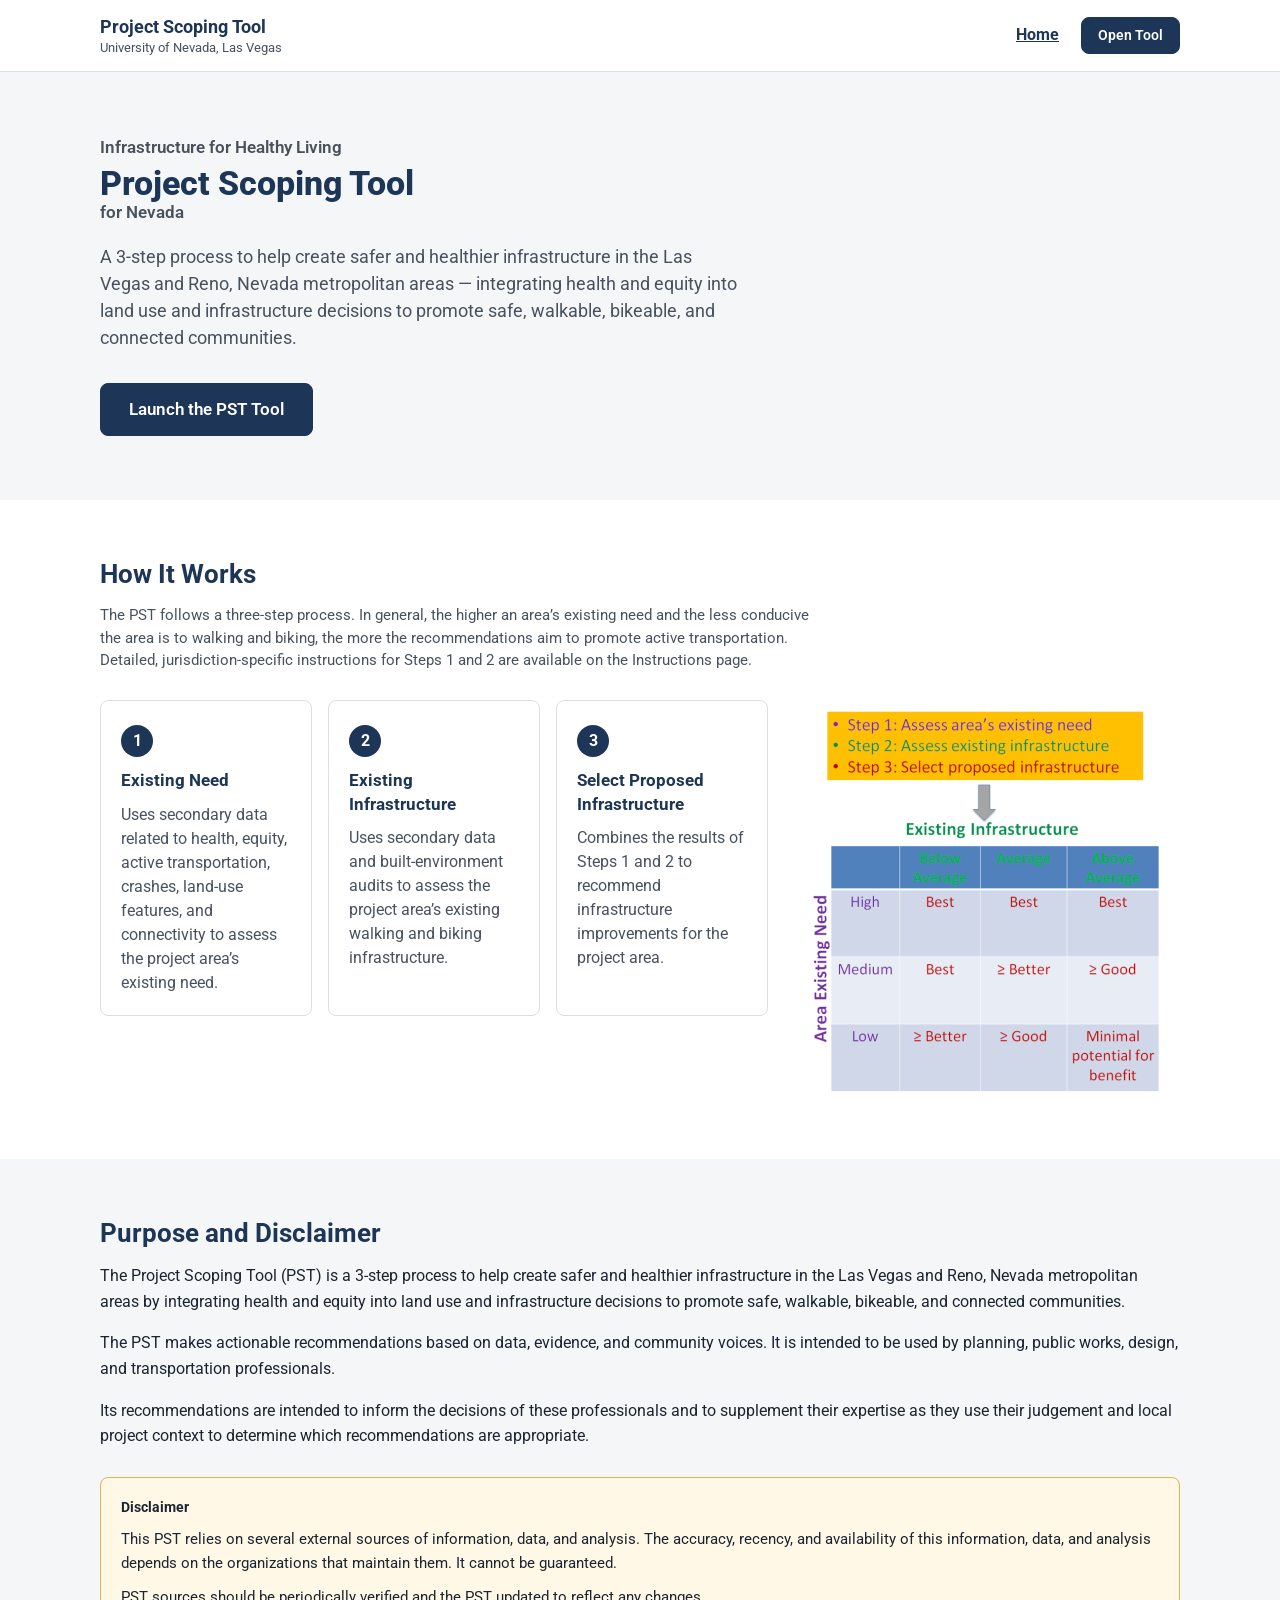
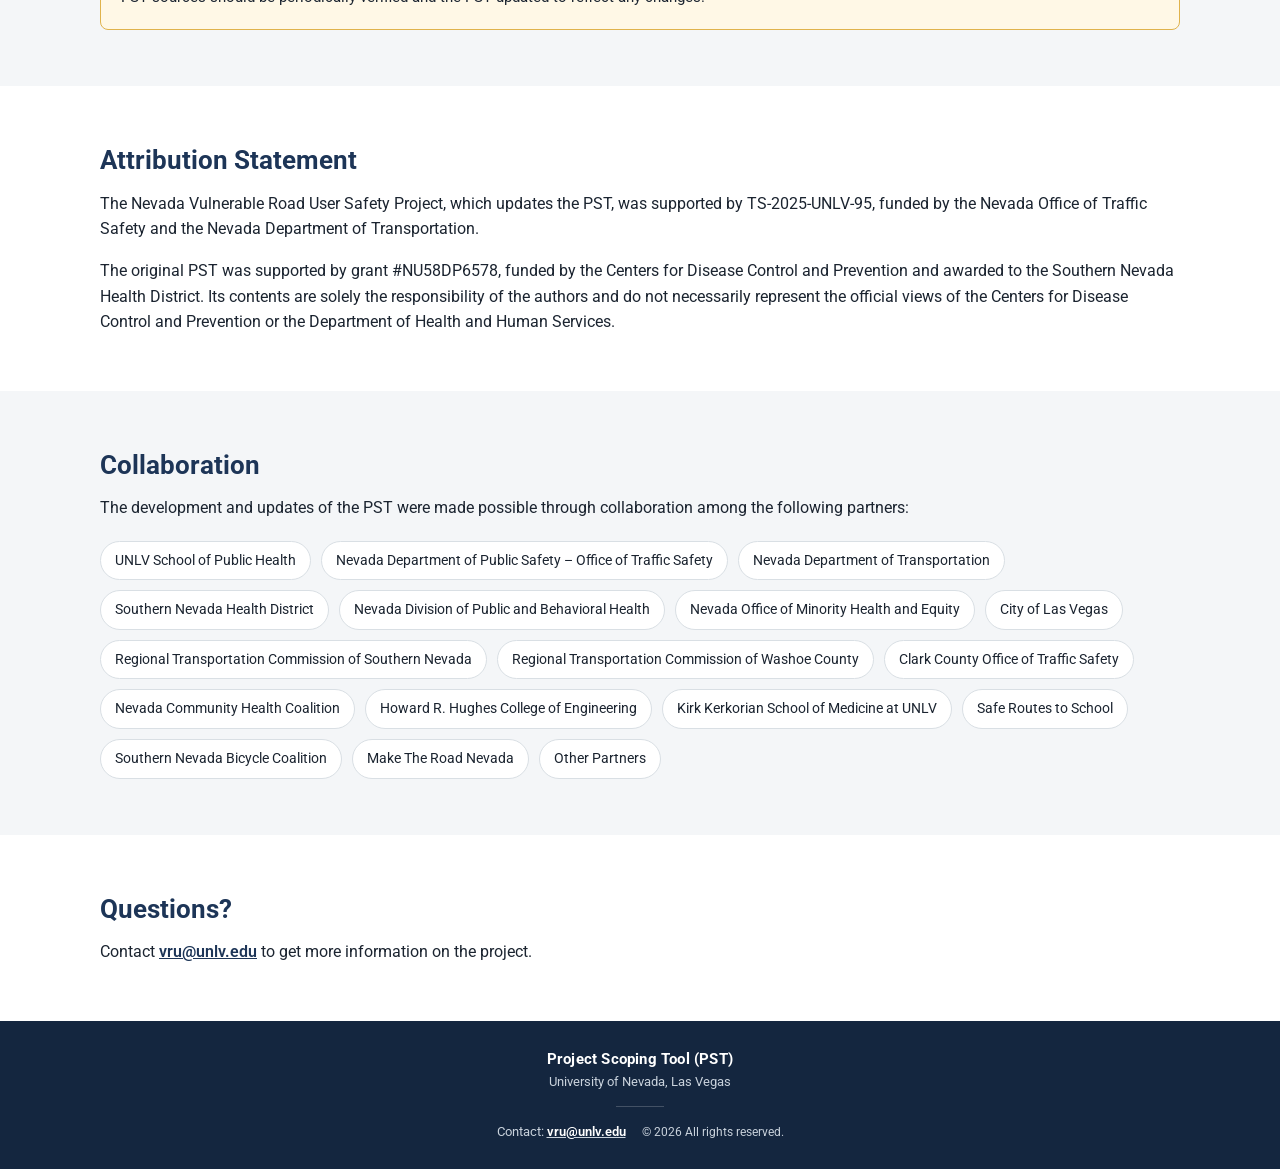
<file: index.html>
<!doctype html>
<html lang="en">

<head>
  <meta charset="UTF-8" />
  <meta name="viewport" content="width=device-width, initial-scale=1.0" />
  <title>Project Scoping Tool (PST) — Landing Page Preview</title>
  <meta name="description" content="Static design preview of the PST landing page, for team review only." />
  <link rel="preconnect" href="https://fonts.googleapis.com" />
  <link rel="preconnect" href="https://fonts.gstatic.com" crossorigin />
  <link href="https://fonts.googleapis.com/css2?family=Roboto:wght@400;500;600;700;800&display=swap" rel="stylesheet" />
  <link rel="stylesheet" href="css/styles.css" />
</head>

<body>
  <a id="top"></a>

  <!-- ============================================================= -->
  <!-- Header                                                         -->
  <!-- ============================================================= -->
  <header class="site-header">
    <div class="site-wrap header-inner">
      <a class="brand" href="#top" aria-label="Project Scoping Tool home">
        <span class="brand-title">Project Scoping Tool</span>
        <span class="brand-subtitle">University of Nevada, Las Vegas</span>
      </a>

      <nav class="nav-links" aria-label="Primary">
        <a href="#top" class="nav-link nav-link-active">Home</a>
      </nav>

      <a href="#" class="btn btn-primary btn-small js-inert-link">Open Tool</a>
    </div>
  </header>

  <main>
    <!-- ============================================================= -->
    <!-- Hero                                                           -->
    <!-- ============================================================= -->
    <section class="hero">
      <div class="site-wrap">
        <div class="hero-content">
          <p class="eyebrow">Infrastructure for Healthy Living</p>
          <h1 class="hero-title">
            Project Scoping Tool
            <span class="hero-subtitle">for Nevada</span>
          </h1>
          <p class="hero-body">
            A 3-step process to help create safer and healthier infrastructure
            in the Las Vegas and Reno, Nevada metropolitan areas — integrating
            health and equity into land use and infrastructure decisions to
            promote safe, walkable, bikeable, and connected communities.
          </p>
          <div class="hero-actions">
            <a href="#" class="btn btn-primary js-inert-link">Launch the PST Tool</a>
          </div>
        </div>
      </div>
    </section>

    <!-- ============================================================= -->
    <!-- How It Works                                                   -->
    <!-- ============================================================= -->
    <section class="site-section">
      <div class="site-wrap">
        <h2 class="section-heading">How It Works</h2>
        <p class="section-intro">
          The PST follows a three-step process.
          In general, the higher an area’s existing need and the less conducive the area is to walking and biking, the
          more the recommendations aim to promote active transportation.
          Detailed, jurisdiction-specific
          instructions for Steps 1 and 2 are available on the Instructions
          page.
        </p>

        <div class="how-it-works-layout">
          <div class="step-cards">
            <div class="step-card">
              <div class="step-number">1</div>
              <h3 class="step-title">Existing Need</h3>
              <p class="step-body">
                Uses secondary data related to health, equity, active
                transportation, crashes, land-use features, and connectivity
                to assess the project area’s existing need.
              </p>
            </div>
            <div class="step-card">
              <div class="step-number">2</div>
              <h3 class="step-title">Existing Infrastructure</h3>
              <p class="step-body">
                Uses secondary data and built-environment audits
                to assess the project area’s existing walking and
                biking infrastructure.
              </p>
            </div>
            <div class="step-card">
              <div class="step-number">3</div>
              <h3 class="step-title">Select Proposed Infrastructure</h3>
              <p class="step-body">
                Combines the results of Steps 1 and 2 to recommend
                infrastructure improvements for the project area.
              </p>
            </div>
          </div>

          <div class="roadmap-figure">
            <img src="images/roadmap.png"
              alt="Roadmap diagram. Step 1: assess the area’s existing need. Step 2: assess existing infrastructure. Step 3: select proposed infrastructure. A matrix combines the area’s existing need (high, medium, or low) with its existing infrastructure (below average, average, or above average) to recommend a level of improvement: best, at least better, at least good, or minimal potential for benefit." />
          </div>
        </div>
      </div>
    </section>

    <!-- ============================================================= -->
    <!-- Purpose and Disclaimer                                         -->
    <!-- ============================================================= -->
    <section class="site-section site-section-alt">
      <div class="site-wrap">
        <h2 class="section-heading">Purpose and Disclaimer</h2>
        <p class="body-text">
          The Project Scoping Tool (PST) is a 3-step process to help create
          safer and healthier infrastructure in the Las Vegas and Reno,
          Nevada metropolitan areas by integrating health and equity into
          land use and infrastructure decisions to promote safe, walkable,
          bikeable, and connected communities.
        </p>
        <p class="body-text">
          The PST makes actionable recommendations based on data, evidence,
          and community voices. It is intended to be used by planning, public
          works, design, and transportation professionals.
        </p>
        <p class="body-text">
          Its recommendations are intended to inform the decisions of these
          professionals and to supplement their expertise as they use their
          judgement and local project context to determine which
          recommendations are appropriate.
        </p>

        <div class="disclaimer-box" role="note" aria-label="Disclaimer">
          <p class="disclaimer-title">Disclaimer</p>
          <p class="disclaimer-text">
            This PST relies on several external sources of information, data,
            and analysis. The accuracy, recency, and availability of this
            information, data, and analysis depends on the organizations that
            maintain them. It cannot be guaranteed.
          </p>
          <p class="disclaimer-text">
            PST sources should be periodically verified and the PST updated
            to reflect any changes.
          </p>
        </div>
      </div>
    </section>

    <!-- ============================================================= -->
    <!-- Attribution Statement                                          -->
    <!-- ============================================================= -->
    <section class="site-section">
      <div class="site-wrap">
        <h2 class="section-heading">Attribution Statement</h2>
        <p class="body-text">
          The Nevada Vulnerable Road User Safety Project, which updates the
          PST, was supported by TS-2025-UNLV-95, funded by the Nevada Office
          of Traffic Safety and the Nevada Department of Transportation.
        </p>
        <p class="body-text">
          The original PST was supported by grant #NU58DP6578, funded by the
          Centers for Disease Control and Prevention and awarded to the
          Southern Nevada Health District. Its contents are solely the
          responsibility of the authors and do not necessarily represent the
          official views of the Centers for Disease Control and Prevention or
          the Department of Health and Human Services.
        </p>
      </div>
    </section>

    <!-- ============================================================= -->
    <!-- Collaboration                                                  -->
    <!-- ============================================================= -->
    <section class="site-section site-section-alt">
      <div class="site-wrap">
        <h2 class="section-heading">Collaboration</h2>
        <p class="body-text">
          The development and updates of the PST were made possible through
          collaboration among the following partners:
        </p>
        <div class="partner-chips">
          <span class="partner-chip">UNLV School of Public Health</span>
          <span class="partner-chip">Nevada Department of Public Safety – Office of Traffic Safety</span>
          <span class="partner-chip">Nevada Department of Transportation</span>
          <span class="partner-chip">Southern Nevada Health District</span>
          <span class="partner-chip">Nevada Division of Public and Behavioral Health</span>
          <span class="partner-chip">Nevada Office of Minority Health and Equity</span>
          <span class="partner-chip">City of Las Vegas</span>
          <span class="partner-chip">Regional Transportation Commission of Southern Nevada</span>
          <span class="partner-chip">Regional Transportation Commission of Washoe County</span>
          <span class="partner-chip">Clark County Office of Traffic Safety</span>
          <span class="partner-chip">Nevada Community Health Coalition</span>
          <span class="partner-chip">Howard R. Hughes College of Engineering</span>
          <span class="partner-chip">Kirk Kerkorian School of Medicine at UNLV</span>
          <span class="partner-chip">Safe Routes to School</span>
          <span class="partner-chip">Southern Nevada Bicycle Coalition</span>
          <span class="partner-chip">Make The Road Nevada</span>
          <span class="partner-chip">Other Partners</span>
        </div>
      </div>
    </section>

    <!-- ============================================================= -->
    <!-- Questions?                                                     -->
    <!-- ============================================================= -->
    <section class="site-section">
      <div class="site-wrap">
        <h2 class="section-heading">Questions?</h2>
        <p class="body-text">
          Contact
          <a href="mailto:vru@unlv.edu" class="inline-link">vru@unlv.edu</a>
          to get more information on the project.
        </p>
      </div>
    </section>
  </main>

  <!-- ============================================================= -->
  <!-- Footer                                                         -->
  <!-- ============================================================= -->
  <footer class="site-footer">
    <div class="site-wrap footer-inner">
      <div class="footer-brand">
        <p class="footer-title">Project Scoping Tool (PST)</p>
        <p class="footer-subtitle">University of Nevada, Las Vegas</p>
      </div>
      <div class="footer-divider"></div>
      <div class="footer-meta">
        <span class="footer-contact">
          Contact: <a href="mailto:vru@unlv.edu" class="inline-link inline-link-dark">vru@unlv.edu</a>
        </span>
        <span class="footer-copyright">© 2026 All rights reserved.</span>
      </div>
    </div>
  </footer>

  <script src="js/main.js"></script>
</body>

</html>
</file>
<file: css/styles.css>
/* =====================================================================
   Design tokens — mirrors lib/ui/site_theme.dart in the Flutter app.
   Keep these in sync if the Flutter theme changes.
   ===================================================================== */
:root {
  --color-primary: #1D3557;
  --color-primary-dark: #14263F;
  --color-bg: #FFFFFF;
  --color-bg-alt: #F4F6F8;
  --color-text: #1B2430;
  --color-text-muted: #48525E;
  --color-border: #D9DFE4;
  --color-focus: #E9A319;
  --color-disclaimer-bg: #FFF8E6;
  --color-disclaimer-border: #E0B34C;

  --max-content-width: 1080px;
  --narrow-breakpoint: 760px;
}

* {
  box-sizing: border-box;
}

html, body {
  margin: 0;
  padding: 0;
}

body {
  font-family: 'Roboto', -apple-system, 'Segoe UI', Helvetica, Arial, sans-serif;
  color: var(--color-text);
  background: var(--color-bg);
  line-height: 1.4;
}

img {
  max-width: 100%;
  display: block;
}

a {
  color: inherit;
  text-decoration: none;
}

/* =====================================================================
   Shared layout helpers
   ===================================================================== */
.site-wrap {
  max-width: var(--max-content-width);
  margin: 0 auto;
}

.site-section {
  width: 100%;
  background: var(--color-bg);
  padding: 56px 24px;
}

.site-section-alt {
  background: var(--color-bg-alt);
}

.section-heading {
  font-size: 26px;
  font-weight: 700;
  color: var(--color-primary);
  margin: 0 0 12px;
}

.section-intro {
  max-width: 720px;
  font-size: 15px;
  color: var(--color-text-muted);
  line-height: 1.5;
  margin: 0 0 28px;
}

.body-text {
  font-size: 16px;
  color: var(--color-text);
  line-height: 1.6;
  margin: 0 0 16px;
}

.body-text:last-of-type {
  margin-bottom: 0;
}

.inline-link {
  color: var(--color-primary);
  font-weight: 600;
  text-decoration: underline;
}

.inline-link-dark {
  color: #FFFFFF;
  text-decoration-color: #C9D2DC;
}

/* =====================================================================
   Header
   ===================================================================== */
.site-header {
  background: var(--color-bg);
  border-bottom: 1px solid var(--color-border);
  padding: 14px 24px;
}

.header-inner {
  display: flex;
  align-items: center;
  flex-wrap: wrap;
  gap: 12px 20px;
}

.brand {
  display: flex;
  flex-direction: column;
}

.brand-title {
  font-weight: 700;
  font-size: 18px;
  color: var(--color-primary);
}

.brand-subtitle {
  font-size: 13px;
  color: var(--color-text-muted);
}

.nav-links {
  display: flex;
  flex-wrap: wrap;
  gap: 6px 24px;
  margin-left: auto;
}

.nav-link {
  font-weight: 500;
  color: var(--color-text);
  padding: 2px;
}

.nav-link:focus-visible {
  outline: 2px solid var(--color-focus);
  outline-offset: 2px;
  border-radius: 4px;
}

.nav-link-active {
  font-weight: 700;
  color: var(--color-primary);
  text-decoration: underline;
  text-decoration-color: var(--color-primary);
}

/* =====================================================================
   Buttons
   ===================================================================== */
.btn {
  display: inline-block;
  font-weight: 600;
  font-size: 14px;
  border-radius: 8px;
  padding: 8px 16px;
  border: 1px solid transparent;
  cursor: pointer;
  transition: background-color 0.15s ease;
}

.btn:focus-visible {
  outline: 3px solid var(--color-focus);
  outline-offset: 1px;
}

.btn-primary {
  background: var(--color-primary);
  border-color: var(--color-primary);
  color: #FFFFFF;
}

.btn-primary:hover {
  background: var(--color-primary-dark);
  border-color: var(--color-primary-dark);
}

.btn-outline {
  background: var(--color-bg);
  border-color: var(--color-primary);
  color: var(--color-primary);
}

.btn-outline:hover {
  background: var(--color-bg-alt);
}

.btn-small {
  font-size: 14px;
  padding: 8px 16px;
}

/* Hero's CTA buttons are larger than the header's "Open Tool" button. */
.hero-actions .btn {
  font-size: 16.5px;
  padding: 14px 28px;
}

/* =====================================================================
   Hero
   ===================================================================== */
.hero {
  width: 100%;
  background: var(--color-bg-alt);
  padding: 64px 24px;
}

.hero-content {
  max-width: 760px;
}

.eyebrow {
  font-size: 17px;
  font-weight: 600;
  color: var(--color-text-muted);
  margin: 0 0 4px;
}

.hero-title {
  font-size: 34px;
  font-weight: 800;
  color: var(--color-primary);
  line-height: 1.15;
  margin: 0;
}

.hero-subtitle {
  display: block;
  font-size: 17px;
  font-weight: 600;
  color: var(--color-text-muted);
}

.hero-body {
  max-width: 640px;
  font-size: 18px;
  color: var(--color-text-muted);
  line-height: 1.5;
  margin: 20px 0 32px;
}

.hero-actions {
  display: flex;
  flex-wrap: wrap;
  gap: 12px 16px;
}

/* =====================================================================
   How It Works
   ===================================================================== */
.how-it-works-layout {
  display: flex;
  align-items: flex-start;
  gap: 32px;
}

.step-cards {
  flex: 3;
  display: flex;
  align-items: stretch;
  gap: 16px;
}

.step-card {
  flex: 1;
  background: var(--color-bg);
  border: 1px solid var(--color-border);
  border-radius: 8px;
  padding: 24px 20px 20px;
}

.step-number {
  width: 32px;
  height: 32px;
  border-radius: 50%;
  background: var(--color-primary);
  color: #FFFFFF;
  font-weight: 700;
  display: flex;
  align-items: center;
  justify-content: center;
  margin-bottom: 12px;
}

.step-title {
  font-size: 17px;
  font-weight: 700;
  color: var(--color-primary);
  margin: 0 0 10px;
}

.step-body {
  color: var(--color-text-muted);
  line-height: 1.5;
  margin: 0;
}

.roadmap-figure {
  flex: 2;
  max-width: 380px;
  margin: 0 auto;
}

/* =====================================================================
   Disclaimer box
   ===================================================================== */
.disclaimer-box {
  width: 100%;
  margin-top: 28px;
  padding: 20px;
  background: var(--color-disclaimer-bg);
  border: 1px solid var(--color-disclaimer-border);
  border-radius: 8px;
}

.disclaimer-title {
  font-size: 14px;
  font-weight: 700;
  color: var(--color-text);
  margin: 0 0 10px;
}

.disclaimer-text {
  font-size: 15px;
  color: var(--color-text);
  line-height: 1.6;
  margin: 0 0 10px;
}

.disclaimer-text:last-child {
  margin-bottom: 0;
}

/* =====================================================================
   Collaboration / partner chips
   ===================================================================== */
.partner-chips {
  display: flex;
  flex-wrap: wrap;
  gap: 10px;
  margin-top: 20px;
}

.partner-chip {
  background: var(--color-bg);
  border: 1px solid var(--color-border);
  border-radius: 999px;
  padding: 9px 14px;
  font-size: 14px;
  color: var(--color-text);
}

/* =====================================================================
   Footer
   ===================================================================== */
.site-footer {
  width: 100%;
  background: var(--color-primary-dark);
  padding: 28px 24px;
}

.footer-inner {
  display: flex;
  flex-direction: column;
  align-items: center;
}

.footer-brand {
  text-align: center;
}

.footer-title {
  font-size: 15px;
  font-weight: 700;
  color: #FFFFFF;
  letter-spacing: 0.2px;
  margin: 0 0 3px;
}

.footer-subtitle {
  font-size: 12.5px;
  color: #C9D2DC;
  margin: 0;
}

.footer-divider {
  width: 48px;
  height: 1px;
  background: rgba(255, 255, 255, 0.2);
  margin: 16px 0;
}

.footer-meta {
  display: flex;
  flex-wrap: wrap;
  justify-content: center;
  align-items: center;
  gap: 8px 16px;
  font-size: 12.5px;
  color: #C9D2DC;
}

.footer-copyright {
  font-size: 11.5px;
  color: #C9D2DC;
}

/* =====================================================================
   Instructions page — jurisdiction selector
   ===================================================================== */
.jurisdiction-select-wrap {
  max-width: 420px;
  background: var(--color-bg);
  border: 1px solid var(--color-border);
  border-radius: 8px;
  padding: 2px 14px;
}

.jurisdiction-select {
  width: 100%;
  border: none;
  background: transparent;
  font-family: inherit;
  font-size: 15px;
  color: var(--color-text);
  padding: 10px 0;
  appearance: none;
  -webkit-appearance: none;
  background-image: url("data:image/svg+xml;utf8,<svg xmlns='http://www.w3.org/2000/svg' viewBox='0 0 24 24' fill='%231D3557'><path d='M7 10l5 5 5-5z'/></svg>");
  background-repeat: no-repeat;
  background-position: right center;
  background-size: 20px;
}

.jurisdiction-select:focus-visible {
  outline: 2px solid var(--color-focus);
  outline-offset: 2px;
  border-radius: 4px;
}

/* =====================================================================
   Instructions page — question accordion
   ===================================================================== */
.section-heading-sm {
  font-size: 20px;
  margin: 0 0 16px;
}

.step-section-spacer {
  height: 36px;
}

.qa-card {
  background: var(--color-bg);
  border: 1px solid var(--color-border);
  border-radius: 8px;
  margin-bottom: 12px;
}

.qa-card-header {
  display: flex;
  align-items: flex-start;
  gap: 12px;
  width: 100%;
  text-align: left;
  background: transparent;
  border: none;
  border-radius: 8px;
  padding: 14px 16px;
  font-family: inherit;
  cursor: pointer;
}

.qa-card-header:hover {
  background: var(--color-bg-alt);
}

.qa-card-header:focus-visible {
  outline: 2px solid var(--color-focus);
  outline-offset: -2px;
}

.qa-label {
  flex-shrink: 0;
  background: var(--color-bg-alt);
  border-radius: 4px;
  padding: 3px 8px;
  font-size: 12px;
  font-weight: 700;
  color: var(--color-text-muted);
}

.qa-question-text {
  flex: 1;
  font-size: 15px;
  color: var(--color-text);
}

.qa-icon {
  flex-shrink: 0;
  color: var(--color-primary);
  font-size: 18px;
  line-height: 1;
}

.qa-card-body {
  padding: 0 16px 16px;
}

.qa-divider {
  border: none;
  border-top: 1px solid var(--color-border);
  margin: 0 0 12px;
}

.qa-resource {
  color: var(--color-text);
  margin: 0 0 8px;
}

.qa-hint {
  color: var(--color-text-muted);
  font-style: italic;
  margin: 0 0 12px;
}

.qa-markdown {
  color: var(--color-text);
  font-size: 14px;
  line-height: 1.6;
}

.qa-markdown p {
  margin: 0 0 8px;
}

.qa-markdown ul,
.qa-markdown ol {
  margin: 0 0 8px;
  padding-left: 22px;
}

.qa-markdown li {
  margin-bottom: 4px;
}

.qa-markdown li > ul,
.qa-markdown li > ol {
  margin-top: 4px;
}

.qa-markdown a {
  color: var(--color-primary);
  font-weight: 600;
  text-decoration: underline;
}

.qa-video {
  display: flex;
  justify-content: center;
  padding: 12px 0 0;
}

.qa-video-aspect {
  position: relative;
  width: 100%;
  max-width: 420px;
  aspect-ratio: 16 / 11;
}

.qa-video-aspect iframe {
  position: absolute;
  inset: 0;
  width: 100%;
  height: 100%;
  border: 0;
  border-radius: 4px;
}

/* =====================================================================
   Responsive: narrow (mobile) layout, matching SiteTheme.narrowBreakpoint
   ===================================================================== */
@media (max-width: 760px) {
  .header-inner {
    flex-direction: column;
    align-items: flex-start;
  }

  .nav-links {
    margin-left: 0;
  }

  .how-it-works-layout {
    flex-direction: column;
  }

  .step-cards {
    flex-direction: column;
  }

  .roadmap-figure {
    max-width: 380px;
    width: 100%;
    margin-top: 24px;
  }

  .hero-title {
    font-size: 28px;
  }
}

@media (max-width: 480px) {
  .site-section {
    padding: 40px 16px;
  }

  .hero {
    padding: 48px 16px;
  }

  .hero-title {
    font-size: 24px;
  }

  .hero-body {
    font-size: 16px;
  }
}
</file>
